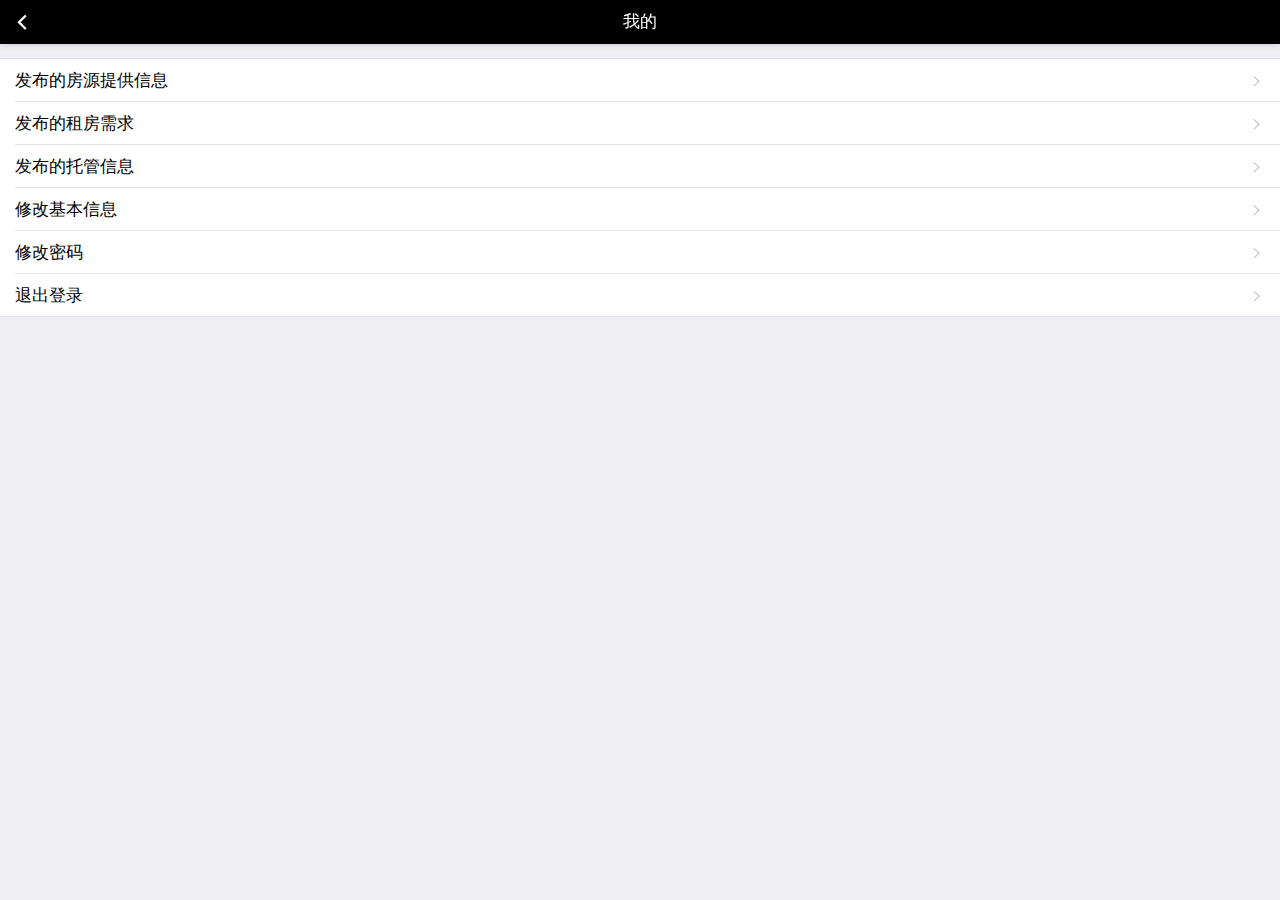
<file: mine.html>
<!doctype html>
<html>

	<head>
		<meta charset="utf-8">
		<title></title>
		<meta name="viewport" content="width=device-width,initial-scale=1,minimum-scale=1,maximum-scale=1,user-scalable=no" />
		
		<link href="css/mui.css" rel="stylesheet" />
		<!-- 自定义页面样式 -->
		<link rel="stylesheet" type="text/css" href="css/common.css"/>
	</head>


	<body>				
		<header class="mui-bar mui-bar-nav">
			<a class="mui-action-back mui-icon mui-icon-left-nav mui-pull-left"></a>
			<h1 class="mui-title">我的</h1>
		</header>
		<div class="mui-content">
			<ul class="mui-table-view">
			    <li class="mui-table-view-cell">
			        <a class="mui-navigate-right">发布的房源提供信息</a>
			    </li> 
				<li class="mui-table-view-cell">
			        <a class="mui-navigate-right">发布的租房需求</a>
			    </li>
			    <li class="mui-table-view-cell">
			        <a class="mui-navigate-right">发布的托管信息</a>
			    </li>
				<li class="mui-table-view-cell">
				    <a class="mui-navigate-right">修改基本信息</a>
				</li>
				<li class="mui-table-view-cell">
				    <a class="mui-navigate-right">修改密码</a>
				</li>
				<li id='logout' class="mui-table-view-cell">
				    <a class="mui-navigate-right">退出登录</a>
				</li>
			</ul>
		</div>
	<!-- 自定义公共api -->
	<script src="js/mui.js"></script>
	<script src="js/axios/axios.js"></script>
	<script src="js/common-api.js"></script>	
	<script type="text/javascript">
		mui.init()
		mui.plusReady(function () {
		    document.getElementById('logout').addEventListener('tap',function(){
				localStorage.clear()
				commonAPI.openWindow(mui,'login.html',null)	
				commonAPI.myaxios(axios).get('/')
				.then(function (res) {
					console.log('测试：' + JSON.stringify(res))
				})
			})
		})
	</script>	
	</body>

</html>
</file>
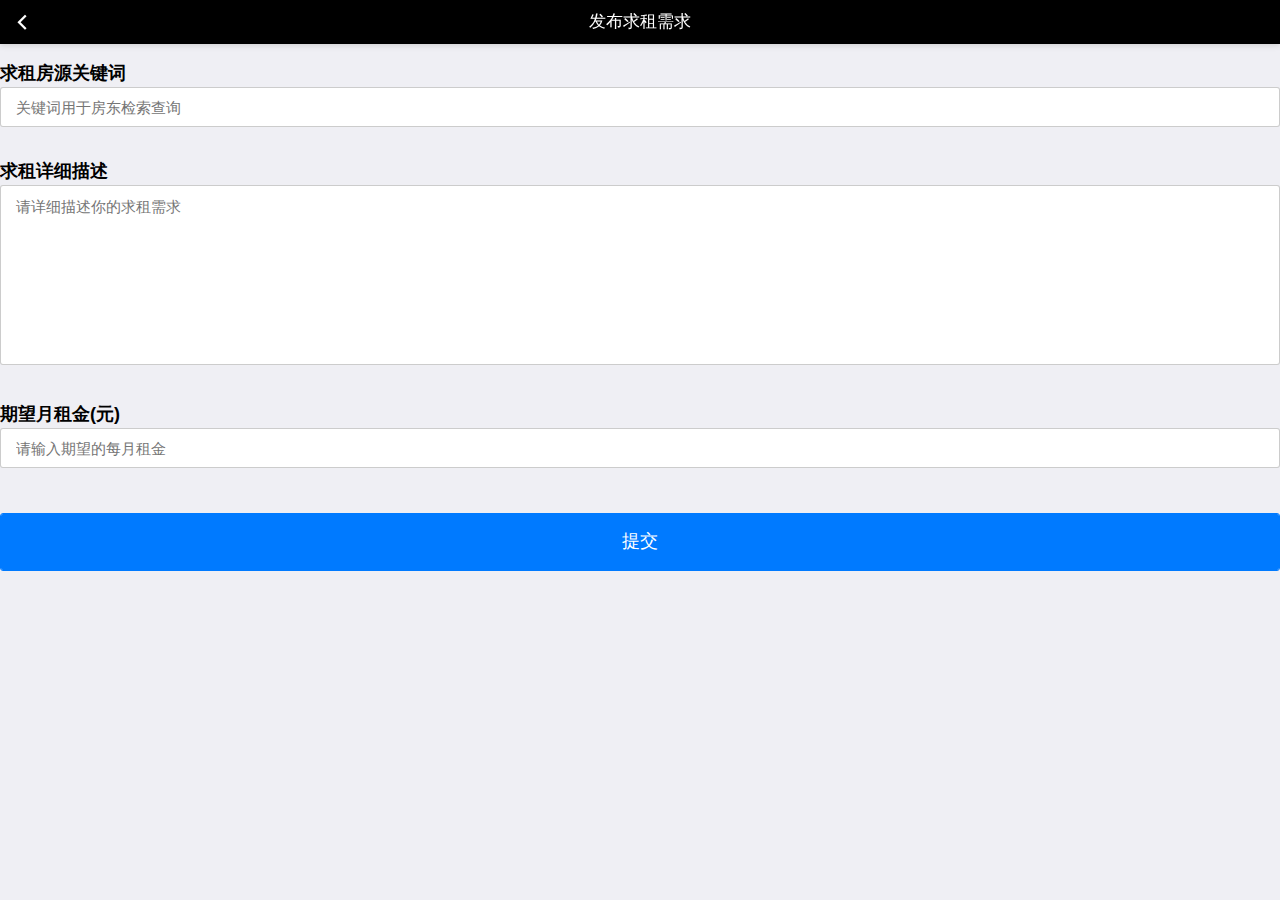
<file: demanding/newdemand.html>
<!doctype html>
<html>

	<head>
		<meta charset="utf-8">
		<title></title>
		<meta name="viewport" content="width=device-width,initial-scale=1,minimum-scale=1,maximum-scale=1,user-scalable=no" />
		<link href="../css/mui.css" rel="stylesheet" />
		<link href="../css/common.css" rel="stylesheet" />
		<style type="text/css">
			.newdemand-form h4{
				margin-top: 20px;
			}
			.newdemand-form input,
			.newdemand-form textarea{
				font-size: 15px;
			}
			.newdemand-form textarea{
				height: 20vh;
			}
			
		</style>
	</head>

	<body>
		<!-- 头部区域 -->
		<header class="mui-bar mui-bar-nav">
			<a class="mui-action-back mui-icon mui-icon-left-nav mui-pull-left"></a>
			<h1 class="mui-title">发布求租需求</h1>									
		</header>
		<div class="mui-content">
			<form class="newdemand-form">
				<h4>求租房源关键词</h4>
				<div class="mui-input-row">
					<!-- <label>input</label> -->
					<input id="taglist" type="text" class="mui-input-clear" placeholder="关键词用于房东检索查询">
				</div>		
				<h4>求租详细描述</h4>
				<div class="mui-input-row">
					<textarea id="demand_detail" class="mui-input-clear" placeholder="请详细描述你的求租需求"></textarea>
				</div>
				<h4>期望月租金(元)</h4>
				<div class="mui-input-row">
					<!-- <label>input</label> -->
					<input id="price_monthly" type="number" class="mui-input-clear" placeholder="请输入期望的每月租金">
				</div>
				<button id="submit" type="button" class="mui-btn mui-btn-primary mui-btn-block" style="margin-top: 30px;">提交</button>
			</form>			
		</div>
		
		<script src="../js/mui.js"></script>
		<script type="text/javascript">
			mui.init()
			mui.plusReady(function () {
			   var ss = sessionStorage.getItem('sessionStorage_key')
			   var ls = localStorage.getItem('localStorage_key')
			   var ps = plus.storage.getItem("plus_storage_key");
			   mui.toast('ss: '+ss +'  ;ls: '+ls+' ;  ps:'+ps)
			   
			   
				document.getElementById('submit').addEventListener('tap',function(){
					let taglist = mui('#taglist')[0].value
					let demand_detail = mui('#demand_detail')[0].value
					let price_monthly = mui('#price_monthly')[0].value
					let publisher_phone = '13433694568'  //应该从session中读取当前用户的手机号，随表单一起提交，便于服务器识别提交用户
				
					//mui.toast(taglist+'--'+demand_detail+'--'+price_monthly+'--'+publisher_phone)
					//mui.post()
				})
			})
		</script>
	</body>

</html>
</file>
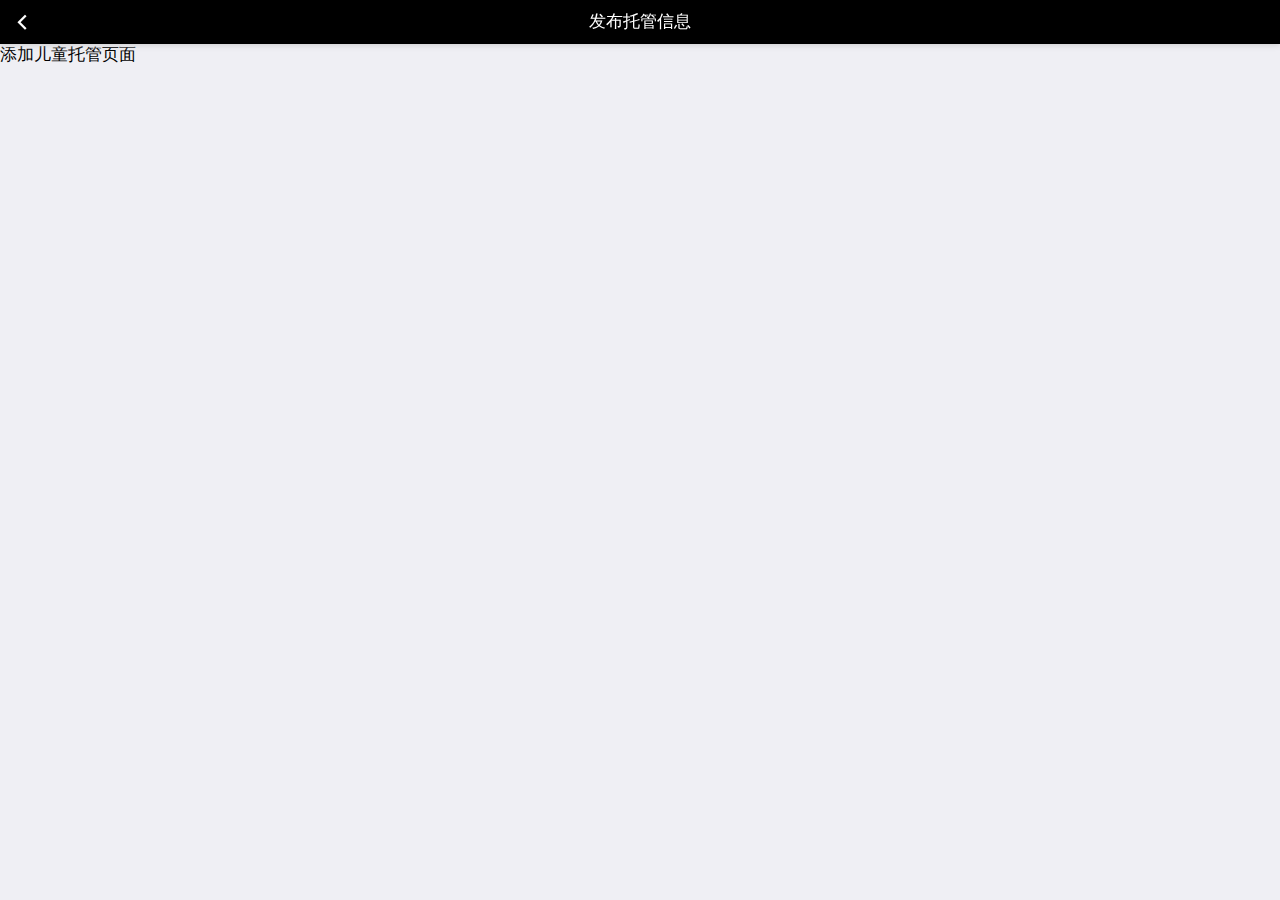
<file: trusting/newtrust.html>
<!doctype html>
<html>

	<head>
		<meta charset="utf-8">
		<title></title>
		<meta name="viewport" content="width=device-width,initial-scale=1,minimum-scale=1,maximum-scale=1,user-scalable=no" />
		<link href="../css/mui.css" rel="stylesheet" />
		<link href="../css/common.css" rel="stylesheet" />
	</head>

	<body>
		
		<!-- 头部区域 -->
		<header class="mui-bar mui-bar-nav">
			<a class="mui-action-back mui-icon mui-icon-left-nav mui-pull-left"></a>
			<h1 class="mui-title">发布托管信息</h1>									
		</header>
		<!-- 内容区域 -->
		<div class="mui-content">
			添加儿童托管页面
		</div>
		
		<script src="../js/mui.js"></script>
		<script type="text/javascript">
			mui.init()
			mui.plusReady(function () {
			    var ss = sessionStorage.getItem('sessionStorage_key')
			    var ls = localStorage.getItem('localStorage_key')
			    var ps = plus.storage.getItem("plus_storage_key");
			    mui.toast('ss: '+ss +'  ;ls: '+ls+' ;  ps:'+ps)
			})
		</script>
	</body>

</html>
</file>
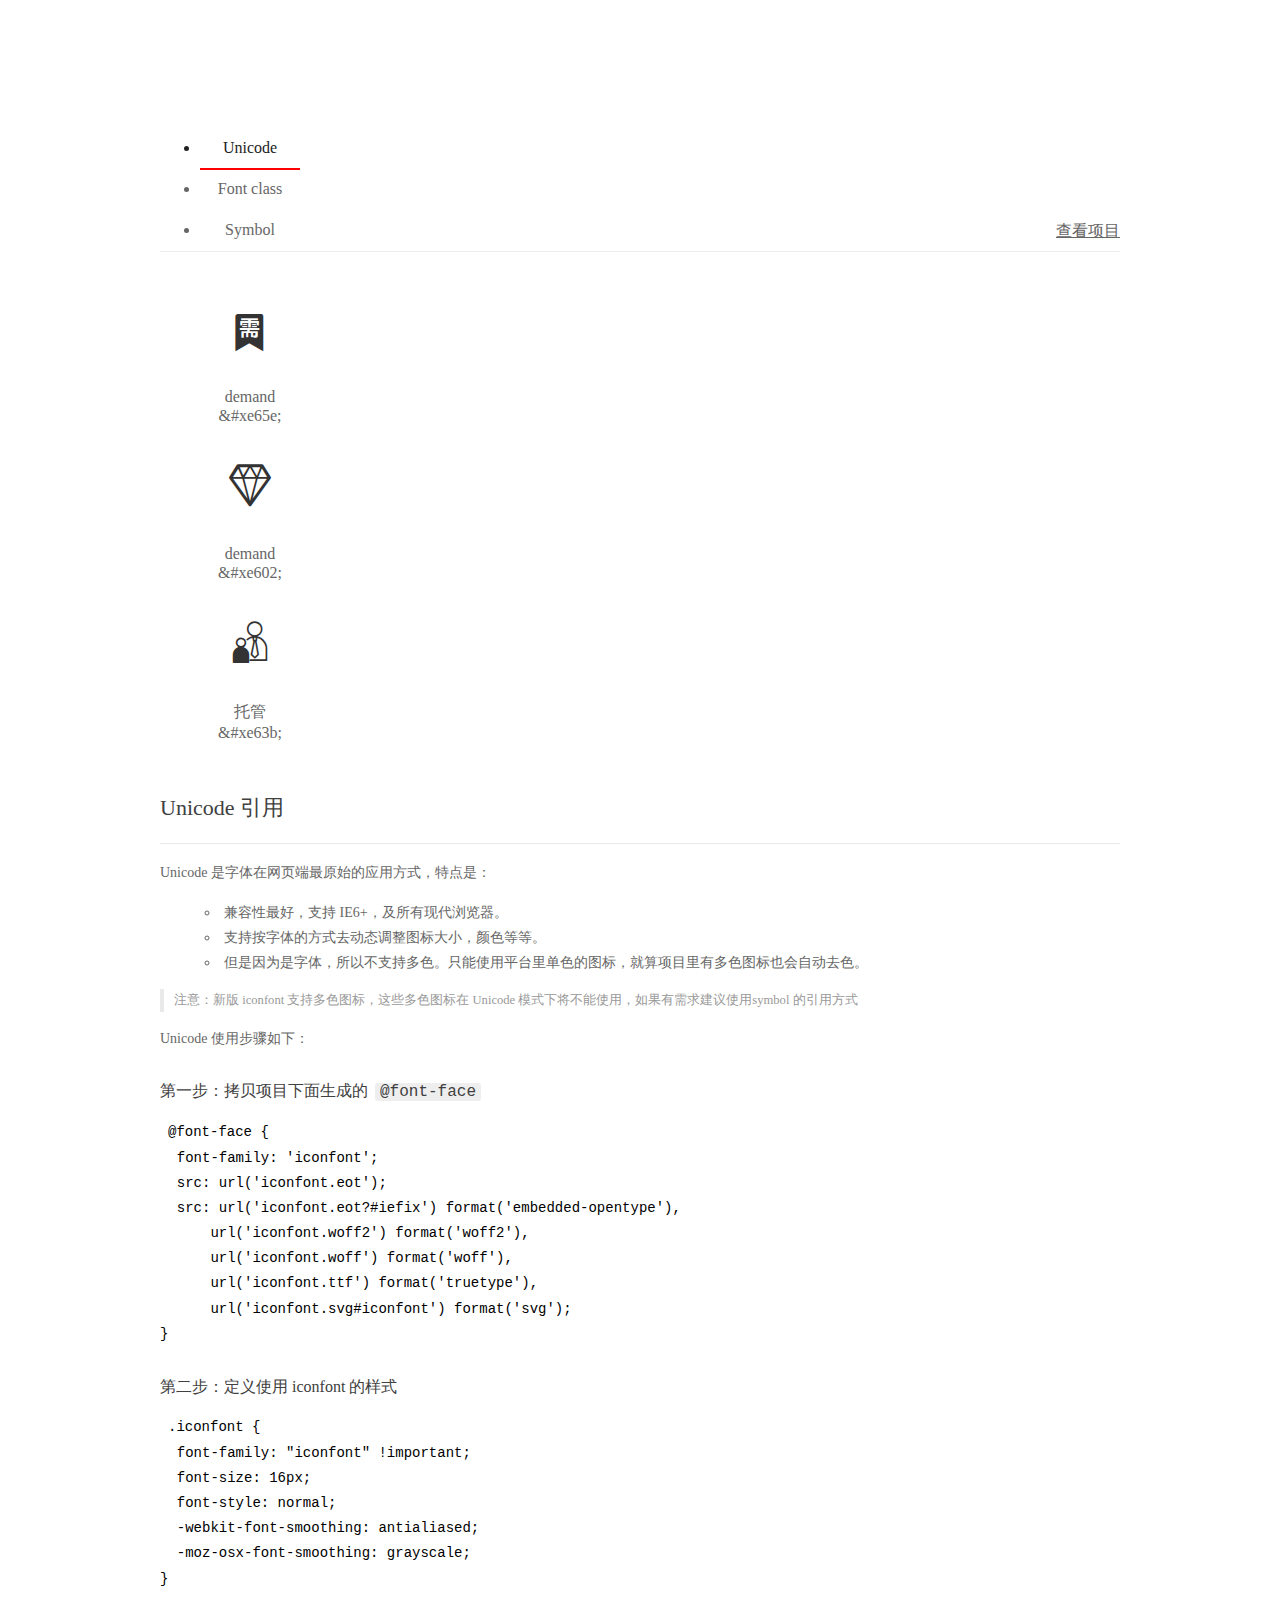
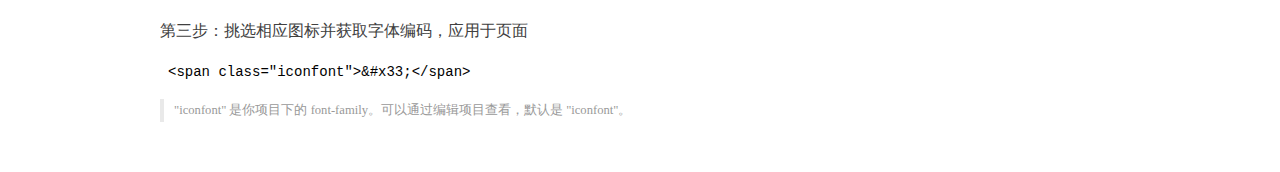
<file: fonts/ali-iconfont/demo_index.html>
<!DOCTYPE html>
<html>
<head>
  <meta charset="utf-8"/>
  <title>IconFont Demo</title>
  <link rel="shortcut icon" href="https://img.alicdn.com/tps/i4/TB1_oz6GVXXXXaFXpXXJDFnIXXX-64-64.ico" type="image/x-icon"/>
  <link rel="stylesheet" href="https://g.alicdn.com/thx/cube/1.3.2/cube.min.css">
  <link rel="stylesheet" href="demo.css">
  <link rel="stylesheet" href="iconfont.css">
  <script src="iconfont.js"></script>
  <!-- jQuery -->
  <script src="https://a1.alicdn.com/oss/uploads/2018/12/26/7bfddb60-08e8-11e9-9b04-53e73bb6408b.js"></script>
  <!-- 代码高亮 -->
  <script src="https://a1.alicdn.com/oss/uploads/2018/12/26/a3f714d0-08e6-11e9-8a15-ebf944d7534c.js"></script>
</head>
<body>
  <div class="main">
    <h1 class="logo"><a href="https://www.iconfont.cn/" title="iconfont 首页" target="_blank">&#xe86b;</a></h1>
    <div class="nav-tabs">
      <ul id="tabs" class="dib-box">
        <li class="dib active"><span>Unicode</span></li>
        <li class="dib"><span>Font class</span></li>
        <li class="dib"><span>Symbol</span></li>
      </ul>
      
      <a href="https://www.iconfont.cn/manage/index?manage_type=myprojects&projectId=2019436" target="_blank" class="nav-more">查看项目</a>
      
    </div>
    <div class="tab-container">
      <div class="content unicode" style="display: block;">
          <ul class="icon_lists dib-box">
          
            <li class="dib">
              <span class="icon iconfont">&#xe65e;</span>
                <div class="name">demand</div>
                <div class="code-name">&amp;#xe65e;</div>
              </li>
          
            <li class="dib">
              <span class="icon iconfont">&#xe602;</span>
                <div class="name">demand</div>
                <div class="code-name">&amp;#xe602;</div>
              </li>
          
            <li class="dib">
              <span class="icon iconfont">&#xe63b;</span>
                <div class="name">托管</div>
                <div class="code-name">&amp;#xe63b;</div>
              </li>
          
          </ul>
          <div class="article markdown">
          <h2 id="unicode-">Unicode 引用</h2>
          <hr>

          <p>Unicode 是字体在网页端最原始的应用方式，特点是：</p>
          <ul>
            <li>兼容性最好，支持 IE6+，及所有现代浏览器。</li>
            <li>支持按字体的方式去动态调整图标大小，颜色等等。</li>
            <li>但是因为是字体，所以不支持多色。只能使用平台里单色的图标，就算项目里有多色图标也会自动去色。</li>
          </ul>
          <blockquote>
            <p>注意：新版 iconfont 支持多色图标，这些多色图标在 Unicode 模式下将不能使用，如果有需求建议使用symbol 的引用方式</p>
          </blockquote>
          <p>Unicode 使用步骤如下：</p>
          <h3 id="-font-face">第一步：拷贝项目下面生成的 <code>@font-face</code></h3>
<pre><code class="language-css"
>@font-face {
  font-family: 'iconfont';
  src: url('iconfont.eot');
  src: url('iconfont.eot?#iefix') format('embedded-opentype'),
      url('iconfont.woff2') format('woff2'),
      url('iconfont.woff') format('woff'),
      url('iconfont.ttf') format('truetype'),
      url('iconfont.svg#iconfont') format('svg');
}
</code></pre>
          <h3 id="-iconfont-">第二步：定义使用 iconfont 的样式</h3>
<pre><code class="language-css"
>.iconfont {
  font-family: "iconfont" !important;
  font-size: 16px;
  font-style: normal;
  -webkit-font-smoothing: antialiased;
  -moz-osx-font-smoothing: grayscale;
}
</code></pre>
          <h3 id="-">第三步：挑选相应图标并获取字体编码，应用于页面</h3>
<pre>
<code class="language-html"
>&lt;span class="iconfont"&gt;&amp;#x33;&lt;/span&gt;
</code></pre>
          <blockquote>
            <p>"iconfont" 是你项目下的 font-family。可以通过编辑项目查看，默认是 "iconfont"。</p>
          </blockquote>
          </div>
      </div>
      <div class="content font-class">
        <ul class="icon_lists dib-box">
          
          <li class="dib">
            <span class="icon iconfont icon-demand"></span>
            <div class="name">
              demand
            </div>
            <div class="code-name">.icon-demand
            </div>
          </li>
          
          <li class="dib">
            <span class="icon iconfont icon-iconfontzuanshi"></span>
            <div class="name">
              demand
            </div>
            <div class="code-name">.icon-iconfontzuanshi
            </div>
          </li>
          
          <li class="dib">
            <span class="icon iconfont icon-tuoguan"></span>
            <div class="name">
              托管
            </div>
            <div class="code-name">.icon-tuoguan
            </div>
          </li>
          
        </ul>
        <div class="article markdown">
        <h2 id="font-class-">font-class 引用</h2>
        <hr>

        <p>font-class 是 Unicode 使用方式的一种变种，主要是解决 Unicode 书写不直观，语意不明确的问题。</p>
        <p>与 Unicode 使用方式相比，具有如下特点：</p>
        <ul>
          <li>兼容性良好，支持 IE8+，及所有现代浏览器。</li>
          <li>相比于 Unicode 语意明确，书写更直观。可以很容易分辨这个 icon 是什么。</li>
          <li>因为使用 class 来定义图标，所以当要替换图标时，只需要修改 class 里面的 Unicode 引用。</li>
          <li>不过因为本质上还是使用的字体，所以多色图标还是不支持的。</li>
        </ul>
        <p>使用步骤如下：</p>
        <h3 id="-fontclass-">第一步：引入项目下面生成的 fontclass 代码：</h3>
<pre><code class="language-html">&lt;link rel="stylesheet" href="./iconfont.css"&gt;
</code></pre>
        <h3 id="-">第二步：挑选相应图标并获取类名，应用于页面：</h3>
<pre><code class="language-html">&lt;span class="iconfont icon-xxx"&gt;&lt;/span&gt;
</code></pre>
        <blockquote>
          <p>"
            iconfont" 是你项目下的 font-family。可以通过编辑项目查看，默认是 "iconfont"。</p>
        </blockquote>
      </div>
      </div>
      <div class="content symbol">
          <ul class="icon_lists dib-box">
          
            <li class="dib">
                <svg class="icon svg-icon" aria-hidden="true">
                  <use xlink:href="#icon-demand"></use>
                </svg>
                <div class="name">demand</div>
                <div class="code-name">#icon-demand</div>
            </li>
          
            <li class="dib">
                <svg class="icon svg-icon" aria-hidden="true">
                  <use xlink:href="#icon-iconfontzuanshi"></use>
                </svg>
                <div class="name">demand</div>
                <div class="code-name">#icon-iconfontzuanshi</div>
            </li>
          
            <li class="dib">
                <svg class="icon svg-icon" aria-hidden="true">
                  <use xlink:href="#icon-tuoguan"></use>
                </svg>
                <div class="name">托管</div>
                <div class="code-name">#icon-tuoguan</div>
            </li>
          
          </ul>
          <div class="article markdown">
          <h2 id="symbol-">Symbol 引用</h2>
          <hr>

          <p>这是一种全新的使用方式，应该说这才是未来的主流，也是平台目前推荐的用法。相关介绍可以参考这篇<a href="">文章</a>
            这种用法其实是做了一个 SVG 的集合，与另外两种相比具有如下特点：</p>
          <ul>
            <li>支持多色图标了，不再受单色限制。</li>
            <li>通过一些技巧，支持像字体那样，通过 <code>font-size</code>, <code>color</code> 来调整样式。</li>
            <li>兼容性较差，支持 IE9+，及现代浏览器。</li>
            <li>浏览器渲染 SVG 的性能一般，还不如 png。</li>
          </ul>
          <p>使用步骤如下：</p>
          <h3 id="-symbol-">第一步：引入项目下面生成的 symbol 代码：</h3>
<pre><code class="language-html">&lt;script src="./iconfont.js"&gt;&lt;/script&gt;
</code></pre>
          <h3 id="-css-">第二步：加入通用 CSS 代码（引入一次就行）：</h3>
<pre><code class="language-html">&lt;style&gt;
.icon {
  width: 1em;
  height: 1em;
  vertical-align: -0.15em;
  fill: currentColor;
  overflow: hidden;
}
&lt;/style&gt;
</code></pre>
          <h3 id="-">第三步：挑选相应图标并获取类名，应用于页面：</h3>
<pre><code class="language-html">&lt;svg class="icon" aria-hidden="true"&gt;
  &lt;use xlink:href="#icon-xxx"&gt;&lt;/use&gt;
&lt;/svg&gt;
</code></pre>
          </div>
      </div>

    </div>
  </div>
  <script>
  $(document).ready(function () {
      $('.tab-container .content:first').show()

      $('#tabs li').click(function (e) {
        var tabContent = $('.tab-container .content')
        var index = $(this).index()

        if ($(this).hasClass('active')) {
          return
        } else {
          $('#tabs li').removeClass('active')
          $(this).addClass('active')

          tabContent.hide().eq(index).fadeIn()
        }
      })
    })
  </script>
</body>
</html>
</file>
<file: css/common.css>
/* 顶部内容背景色 */
.mui-bar-nav{
	background-color: black;
}
/* 顶部内容颜色 */
.mui-title,.mui-bar-nav a{
	color: white;
}
/*内容区超出宽度时出现滚动条，默认会hidden*/
.mui-content{
	overflow: scroll !important;	
}
/* 设置头部区中搜索图标超链接样式靠右 */
.mui-bar-nav .right-search{  
	position: absolute;
	right: 15px;
}
/* 设置头部区中添加图标超链接样式靠右 */
.mui-bar-nav .right-add{  
	position: absolute;	
	right: 50px;
}
/* 按搜索后弹出搜索表单的样式 */
.mui-popover.condition-serach-form{
	position: fixed;
	top: 44px;
	left: 0px !important;
	width: 100%;
}

/* 设置弹出菜单的三角箭头不显示 */
.mui-popover-arrow{
	display: none;
}
/*设置搜索表单行样式 */
.condition-serach-form .mui-input-row{
	display: flex;				
}
/* 设置搜索表单label宽度 */
.mui-input-row label{
	width: 45%;				
}
/* 设置搜索表单按钮样式 */
.condition-serach-form .mui-input-row .form-btn{
	display: flex;
	justify-content: center;
	align-items: center;				
}
/*详情页面中文本字体样式*/
.content-text{
				font-family: "Helvetica Neue",Helvetica,Arial,sans-serif;
				color: #333;
				line-height: 24px;
				font-size: 15px;
				word-wrap: break-word;
				overflow: hidden;
}
[v-cloak] { /*vue渲染时闪现遮罩*/ 
		      display: none;
}
/* *{
	touch-action: none;
	} */
</file>
<file: fonts/ali-iconfont/demo.css>
/* Logo 字体 */
@font-face {
  font-family: "iconfont logo";
  src: url('https://at.alicdn.com/t/font_985780_km7mi63cihi.eot?t=1545807318834');
  src: url('https://at.alicdn.com/t/font_985780_km7mi63cihi.eot?t=1545807318834#iefix') format('embedded-opentype'),
    url('https://at.alicdn.com/t/font_985780_km7mi63cihi.woff?t=1545807318834') format('woff'),
    url('https://at.alicdn.com/t/font_985780_km7mi63cihi.ttf?t=1545807318834') format('truetype'),
    url('https://at.alicdn.com/t/font_985780_km7mi63cihi.svg?t=1545807318834#iconfont') format('svg');
}

.logo {
  font-family: "iconfont logo";
  font-size: 160px;
  font-style: normal;
  -webkit-font-smoothing: antialiased;
  -moz-osx-font-smoothing: grayscale;
}

/* tabs */
.nav-tabs {
  position: relative;
}

.nav-tabs .nav-more {
  position: absolute;
  right: 0;
  bottom: 0;
  height: 42px;
  line-height: 42px;
  color: #666;
}

#tabs {
  border-bottom: 1px solid #eee;
}

#tabs li {
  cursor: pointer;
  width: 100px;
  height: 40px;
  line-height: 40px;
  text-align: center;
  font-size: 16px;
  border-bottom: 2px solid transparent;
  position: relative;
  z-index: 1;
  margin-bottom: -1px;
  color: #666;
}


#tabs .active {
  border-bottom-color: #f00;
  color: #222;
}

.tab-container .content {
  display: none;
}

/* 页面布局 */
.main {
  padding: 30px 100px;
  width: 960px;
  margin: 0 auto;
}

.main .logo {
  color: #333;
  text-align: left;
  margin-bottom: 30px;
  line-height: 1;
  height: 110px;
  margin-top: -50px;
  overflow: hidden;
  *zoom: 1;
}

.main .logo a {
  font-size: 160px;
  color: #333;
}

.helps {
  margin-top: 40px;
}

.helps pre {
  padding: 20px;
  margin: 10px 0;
  border: solid 1px #e7e1cd;
  background-color: #fffdef;
  overflow: auto;
}

.icon_lists {
  width: 100% !important;
  overflow: hidden;
  *zoom: 1;
}

.icon_lists li {
  width: 100px;
  margin-bottom: 10px;
  margin-right: 20px;
  text-align: center;
  list-style: none !important;
  cursor: default;
}

.icon_lists li .code-name {
  line-height: 1.2;
}

.icon_lists .icon {
  display: block;
  height: 100px;
  line-height: 100px;
  font-size: 42px;
  margin: 10px auto;
  color: #333;
  -webkit-transition: font-size 0.25s linear, width 0.25s linear;
  -moz-transition: font-size 0.25s linear, width 0.25s linear;
  transition: font-size 0.25s linear, width 0.25s linear;
}

.icon_lists .icon:hover {
  font-size: 100px;
}

.icon_lists .svg-icon {
  /* 通过设置 font-size 来改变图标大小 */
  width: 1em;
  /* 图标和文字相邻时，垂直对齐 */
  vertical-align: -0.15em;
  /* 通过设置 color 来改变 SVG 的颜色/fill */
  fill: currentColor;
  /* path 和 stroke 溢出 viewBox 部分在 IE 下会显示
      normalize.css 中也包含这行 */
  overflow: hidden;
}

.icon_lists li .name,
.icon_lists li .code-name {
  color: #666;
}

/* markdown 样式 */
.markdown {
  color: #666;
  font-size: 14px;
  line-height: 1.8;
}

.highlight {
  line-height: 1.5;
}

.markdown img {
  vertical-align: middle;
  max-width: 100%;
}

.markdown h1 {
  color: #404040;
  font-weight: 500;
  line-height: 40px;
  margin-bottom: 24px;
}

.markdown h2,
.markdown h3,
.markdown h4,
.markdown h5,
.markdown h6 {
  color: #404040;
  margin: 1.6em 0 0.6em 0;
  font-weight: 500;
  clear: both;
}

.markdown h1 {
  font-size: 28px;
}

.markdown h2 {
  font-size: 22px;
}

.markdown h3 {
  font-size: 16px;
}

.markdown h4 {
  font-size: 14px;
}

.markdown h5 {
  font-size: 12px;
}

.markdown h6 {
  font-size: 12px;
}

.markdown hr {
  height: 1px;
  border: 0;
  background: #e9e9e9;
  margin: 16px 0;
  clear: both;
}

.markdown p {
  margin: 1em 0;
}

.markdown>p,
.markdown>blockquote,
.markdown>.highlight,
.markdown>ol,
.markdown>ul {
  width: 80%;
}

.markdown ul>li {
  list-style: circle;
}

.markdown>ul li,
.markdown blockquote ul>li {
  margin-left: 20px;
  padding-left: 4px;
}

.markdown>ul li p,
.markdown>ol li p {
  margin: 0.6em 0;
}

.markdown ol>li {
  list-style: decimal;
}

.markdown>ol li,
.markdown blockquote ol>li {
  margin-left: 20px;
  padding-left: 4px;
}

.markdown code {
  margin: 0 3px;
  padding: 0 5px;
  background: #eee;
  border-radius: 3px;
}

.markdown strong,
.markdown b {
  font-weight: 600;
}

.markdown>table {
  border-collapse: collapse;
  border-spacing: 0px;
  empty-cells: show;
  border: 1px solid #e9e9e9;
  width: 95%;
  margin-bottom: 24px;
}

.markdown>table th {
  white-space: nowrap;
  color: #333;
  font-weight: 600;
}

.markdown>table th,
.markdown>table td {
  border: 1px solid #e9e9e9;
  padding: 8px 16px;
  text-align: left;
}

.markdown>table th {
  background: #F7F7F7;
}

.markdown blockquote {
  font-size: 90%;
  color: #999;
  border-left: 4px solid #e9e9e9;
  padding-left: 0.8em;
  margin: 1em 0;
}

.markdown blockquote p {
  margin: 0;
}

.markdown .anchor {
  opacity: 0;
  transition: opacity 0.3s ease;
  margin-left: 8px;
}

.markdown .waiting {
  color: #ccc;
}

.markdown h1:hover .anchor,
.markdown h2:hover .anchor,
.markdown h3:hover .anchor,
.markdown h4:hover .anchor,
.markdown h5:hover .anchor,
.markdown h6:hover .anchor {
  opacity: 1;
  display: inline-block;
}

.markdown>br,
.markdown>p>br {
  clear: both;
}


.hljs {
  display: block;
  background: white;
  padding: 0.5em;
  color: #333333;
  overflow-x: auto;
}

.hljs-comment,
.hljs-meta {
  color: #969896;
}

.hljs-string,
.hljs-variable,
.hljs-template-variable,
.hljs-strong,
.hljs-emphasis,
.hljs-quote {
  color: #df5000;
}

.hljs-keyword,
.hljs-selector-tag,
.hljs-type {
  color: #a71d5d;
}

.hljs-literal,
.hljs-symbol,
.hljs-bullet,
.hljs-attribute {
  color: #0086b3;
}

.hljs-section,
.hljs-name {
  color: #63a35c;
}

.hljs-tag {
  color: #333333;
}

.hljs-title,
.hljs-attr,
.hljs-selector-id,
.hljs-selector-class,
.hljs-selector-attr,
.hljs-selector-pseudo {
  color: #795da3;
}

.hljs-addition {
  color: #55a532;
  background-color: #eaffea;
}

.hljs-deletion {
  color: #bd2c00;
  background-color: #ffecec;
}

.hljs-link {
  text-decoration: underline;
}

/* 代码高亮 */
/* PrismJS 1.15.0
https://prismjs.com/download.html#themes=prism&languages=markup+css+clike+javascript */
/**
 * prism.js default theme for JavaScript, CSS and HTML
 * Based on dabblet (http://dabblet.com)
 * @author Lea Verou
 */
code[class*="language-"],
pre[class*="language-"] {
  color: black;
  background: none;
  text-shadow: 0 1px white;
  font-family: Consolas, Monaco, 'Andale Mono', 'Ubuntu Mono', monospace;
  text-align: left;
  white-space: pre;
  word-spacing: normal;
  word-break: normal;
  word-wrap: normal;
  line-height: 1.5;

  -moz-tab-size: 4;
  -o-tab-size: 4;
  tab-size: 4;

  -webkit-hyphens: none;
  -moz-hyphens: none;
  -ms-hyphens: none;
  hyphens: none;
}

pre[class*="language-"]::-moz-selection,
pre[class*="language-"] ::-moz-selection,
code[class*="language-"]::-moz-selection,
code[class*="language-"] ::-moz-selection {
  text-shadow: none;
  background: #b3d4fc;
}

pre[class*="language-"]::selection,
pre[class*="language-"] ::selection,
code[class*="language-"]::selection,
code[class*="language-"] ::selection {
  text-shadow: none;
  background: #b3d4fc;
}

@media print {

  code[class*="language-"],
  pre[class*="language-"] {
    text-shadow: none;
  }
}

/* Code blocks */
pre[class*="language-"] {
  padding: 1em;
  margin: .5em 0;
  overflow: auto;
}

:not(pre)>code[class*="language-"],
pre[class*="language-"] {
  background: #f5f2f0;
}

/* Inline code */
:not(pre)>code[class*="language-"] {
  padding: .1em;
  border-radius: .3em;
  white-space: normal;
}

.token.comment,
.token.prolog,
.token.doctype,
.token.cdata {
  color: slategray;
}

.token.punctuation {
  color: #999;
}

.namespace {
  opacity: .7;
}

.token.property,
.token.tag,
.token.boolean,
.token.number,
.token.constant,
.token.symbol,
.token.deleted {
  color: #905;
}

.token.selector,
.token.attr-name,
.token.string,
.token.char,
.token.builtin,
.token.inserted {
  color: #690;
}

.token.operator,
.token.entity,
.token.url,
.language-css .token.string,
.style .token.string {
  color: #9a6e3a;
  background: hsla(0, 0%, 100%, .5);
}

.token.atrule,
.token.attr-value,
.token.keyword {
  color: #07a;
}

.token.function,
.token.class-name {
  color: #DD4A68;
}

.token.regex,
.token.important,
.token.variable {
  color: #e90;
}

.token.important,
.token.bold {
  font-weight: bold;
}

.token.italic {
  font-style: italic;
}

.token.entity {
  cursor: help;
}
</file>
<file: fonts/ali-iconfont/iconfont.css>
@font-face {font-family: "iconfont";
  src: url('iconfont.eot?t=1598061899518'); /* IE9 */
  src: url('iconfont.eot?t=1598061899518#iefix') format('embedded-opentype'), /* IE6-IE8 */
  url('[data-uri]') format('woff2'),
  url('iconfont.woff?t=1598061899518') format('woff'),
  url('iconfont.ttf?t=1598061899518') format('truetype'), /* chrome, firefox, opera, Safari, Android, iOS 4.2+ */
  url('iconfont.svg?t=1598061899518#iconfont') format('svg'); /* iOS 4.1- */
}

.iconfont {
  font-family: "iconfont" !important;
  font-size: 16px;
  font-style: normal;
  -webkit-font-smoothing: antialiased;
  -moz-osx-font-smoothing: grayscale;
}

.icon-demand:before {
  content: "\e65e";
}

.icon-iconfontzuanshi:before {
  content: "\e602";
}

.icon-tuoguan:before {
  content: "\e63b";
}
</file>
